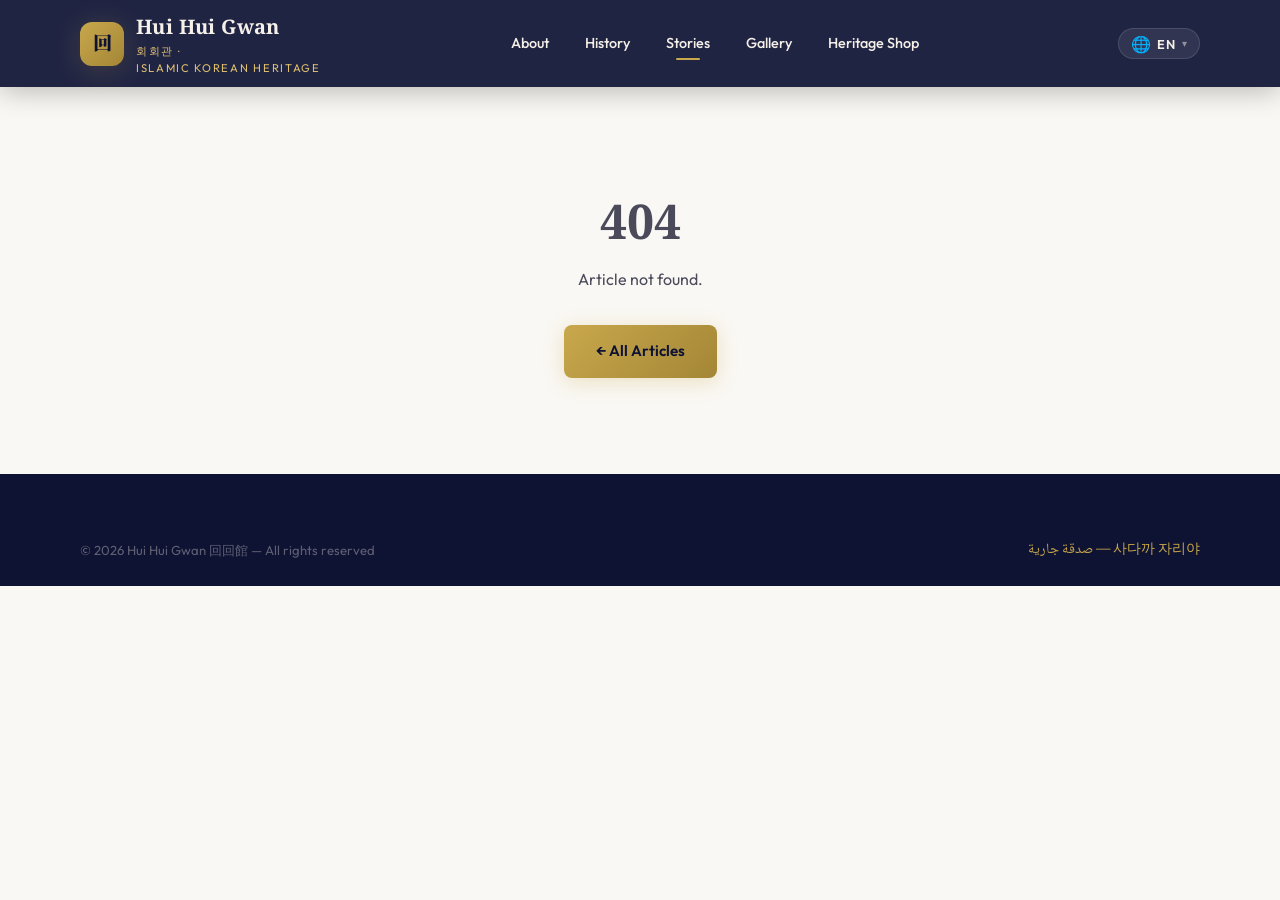
<file: article.html>
<!DOCTYPE html>
<html lang="en">
<head>
  <meta charset="UTF-8">
  <meta name="viewport" content="width=device-width, initial-scale=1.0">
  <title>Article — Hui Hui Gwan 回回館</title>
  <meta name="description" content="Read full stories about the shared heritage of Islam and Korea — Hui Hui Gwan 回回館">
  <link rel="stylesheet" href="styles.css">
  <link rel="stylesheet" href="article-styles.css">
  <link rel="icon" href="data:image/svg+xml,<svg xmlns='http://www.w3.org/2000/svg' viewBox='0 0 100 100'><text y='80' font-size='80'>🏛️</text></svg>">
</head>
<body>

  <!-- Navigation (simplified) -->
  <nav class="navbar scrolled" id="navbar">
    <div class="container">
      <a href="index.html" class="nav-logo" id="nav-logo">
        <div class="nav-logo-icon">回</div>
        <div class="nav-logo-text">
          Hui Hui Gwan
          <span>회회관 · <span data-i18n="nav.subtitle">Islamic Korean Heritage</span></span>
        </div>
      </a>

      <div class="nav-links" id="navLinks">
        <a href="index.html#about" data-i18n="nav.about">About</a>
        <a href="index.html#history" data-i18n="nav.history">History</a>
        <a href="articles.html" data-i18n="nav.stories" class="active">Stories</a>
        <a href="index.html#gallery" data-i18n="nav.gallery">Gallery</a>
        <a href="index.html#products" data-i18n="nav.shop">Heritage Shop</a>
      </div>

      <!-- Language Switcher -->
      <div class="lang-switcher" id="langSwitcher">
        <button class="lang-switcher-btn" id="langBtn" aria-label="Change language">
          <span class="lang-globe">🌐</span>
          <span class="lang-current" id="langCurrent">EN</span>
          <span class="lang-arrow">▾</span>
        </button>
        <div class="lang-dropdown" id="langDropdown">
          <button class="lang-option active" data-lang="en">
            <span class="lang-flag">🇬🇧</span><span>English</span>
          </button>
          <button class="lang-option" data-lang="tr">
            <span class="lang-flag">🇹🇷</span><span>Türkçe</span>
          </button>
          <button class="lang-option" data-lang="ko">
            <span class="lang-flag">🇰🇷</span><span>한국어</span>
          </button>
        </div>
      </div>

      <button class="nav-toggle" id="navToggle" aria-label="Toggle navigation menu">
        <span></span><span></span><span></span>
      </button>
    </div>
  </nav>

  <!-- Article Content (populated by JS) -->
  <main class="article-page" id="articlePage">
    <!-- Hero image -->
    <div class="article-hero" id="articleHero">
      <img src="" alt="" id="articleHeroImg">
      <div class="article-hero-gradient"></div>
    </div>

    <article class="article-container">
      <div class="article-meta-top">
        <a href="articles.html" class="article-back" id="articleBack">← <span data-i18n-static="back">All Stories</span></a>
        <span class="article-category" id="articleCategory"></span>
      </div>

      <h1 class="article-title" id="articleTitle"></h1>

      <div class="article-meta">
        <div class="article-meta-item">
          <span>📅</span>
          <span id="articleDate"></span>
        </div>
        <div class="article-meta-item">
          <span>⏱️</span>
          <span id="articleReadTime"></span>
        </div>
      </div>

      <div class="article-body" id="articleBody">
        <!-- Article content injected here -->
      </div>

      <!-- Related articles -->
      <div class="article-related" id="articleRelated">
        <h3 id="relatedTitle">Continue Reading</h3>
        <div class="article-related-grid" id="relatedGrid">
          <!-- Related article cards injected here -->
        </div>
      </div>
    </article>
  </main>

  <!-- Footer (simplified) -->
  <footer class="footer">
    <div class="container">
      <div class="footer-bottom" style="border-top: none; padding-top: 0;">
        <p data-i18n="footer.copyright">© 2026 Hui Hui Gwan 回回館 — All rights reserved</p>
        <p class="sadaqa">صدقة جارية — 사다까 자리야</p>
      </div>
    </div>
  </footer>

  <button class="back-to-top" id="backToTop" aria-label="Back to top">↑</button>

  <script src="translations.js"></script>
  <script src="article-1-goryeo-merchants.js"></script>
  <script src="article-2-soju-arabic-roots.js"></script>
  <script src="article-3-jang-sun-ryong.js"></script>
  <script src="article-4-ssanghwajeom.js"></script>
  <script src="article-5-muslim-scholars.js"></script>
  <script src="article-6-quiet-disappearance.js"></script>
  <script src="articles-data.js"></script>
  <script>
    document.addEventListener('DOMContentLoaded', () => {
      // ─── i18n ─────────────────────────────────────────────────
      const LANG_LABELS = { en: 'EN', tr: 'TR', ko: '한' };
      const langSwitcher = document.getElementById('langSwitcher');
      const langBtn = document.getElementById('langBtn');
      const langCurrent = document.getElementById('langCurrent');
      const langOptions = document.querySelectorAll('.lang-option');
      let currentLang = localStorage.getItem('hhg-lang') || 'en';

      langBtn.addEventListener('click', (e) => { e.stopPropagation(); langSwitcher.classList.toggle('open'); });
      document.addEventListener('click', (e) => { if (!langSwitcher.contains(e.target)) langSwitcher.classList.remove('open'); });
      document.addEventListener('keydown', (e) => { if (e.key === 'Escape') langSwitcher.classList.remove('open'); });

      langOptions.forEach(opt => {
        opt.addEventListener('click', () => {
          const lang = opt.dataset.lang;
          if (lang !== currentLang) setLanguage(lang, true);
          langSwitcher.classList.remove('open');
        });
      });

      function setLanguage(lang, animate) {
        currentLang = lang;
        localStorage.setItem('hhg-lang', lang);
        document.documentElement.lang = lang;
        langCurrent.textContent = LANG_LABELS[lang];
        langOptions.forEach(o => o.classList.toggle('active', o.dataset.lang === lang));

        // Translate nav elements
        document.querySelectorAll('[data-i18n]').forEach(el => {
          const key = el.getAttribute('data-i18n');
          if (TRANSLATIONS[key]) {
            el.textContent = TRANSLATIONS[key][lang] || TRANSLATIONS[key]['en'];
          }
        });

        renderArticle(animate);
      }

      // ─── Get article from URL ────────────────────────────────
      const params = new URLSearchParams(window.location.search);
      const articleId = params.get('id');

      function renderArticle(animate) {
        const article = ARTICLES.find(a => a.id === articleId);
        if (!article) {
          document.getElementById('articlePage').innerHTML = `
            <div style="text-align:center;padding:12rem 2rem 6rem;color:var(--text-secondary);">
              <h1 style="font-size:3rem;margin-bottom:1rem;">404</h1>
              <p>Article not found.</p>
              <a href="articles.html" class="btn btn-primary" style="margin-top:2rem;">← All Articles</a>
            </div>`;
          return;
        }

        const lang = currentLang;

        document.title = article.title[lang] + ' — Hui Hui Gwan 回回館';
        document.getElementById('articleHeroImg').src = article.image;
        document.getElementById('articleHeroImg').alt = article.title[lang];
        document.getElementById('articleCategory').textContent = article.category[lang];
        document.getElementById('articleTitle').textContent = article.title[lang];
        document.getElementById('articleDate').textContent = new Date(article.date).toLocaleDateString(
          lang === 'ko' ? 'ko-KR' : lang === 'tr' ? 'tr-TR' : 'en-US',
          { year: 'numeric', month: 'long', day: 'numeric' }
        );
        document.getElementById('articleReadTime').textContent = article.readTime[lang];

        const body = document.getElementById('articleBody');
        if (animate) {
          body.style.opacity = '0';
          setTimeout(() => {
            body.innerHTML = article.body[lang];
            body.style.opacity = '1';
          }, 200);
        } else {
          body.innerHTML = article.body[lang];
        }

        // Related articles
        const related = ARTICLES.filter(a => a.id !== articleId).slice(0, 2);
        const relatedLabels = { en: 'Continue Reading', tr: 'Okumaya Devam Et', ko: '계속 읽기' };
        const readMoreLabels = { en: 'Read →', tr: 'Oku →', ko: '읽기 →' };
        document.getElementById('relatedTitle').textContent = relatedLabels[lang];

        document.getElementById('relatedGrid').innerHTML = related.map(r => `
          <a href="article.html?id=${r.id}" class="related-card">
            <div class="related-card-img">
              <img src="${r.image}" alt="${r.title[lang]}">
            </div>
            <div class="related-card-body">
              <span class="related-card-category">${r.category[lang]}</span>
              <h4>${r.title[lang]}</h4>
              <span class="related-card-link">${readMoreLabels[lang]}</span>
            </div>
          </a>
        `).join('');

        // Back link
        const backLabels = { en: '← All Stories', tr: '← Tüm Yazılar', ko: '← 모든 이야기' };
        document.getElementById('articleBack').innerHTML = backLabels[lang];
      }

      setLanguage(currentLang, false);

      // ─── Mobile nav ──────────────────────────────────────────
      const navToggle = document.getElementById('navToggle');
      const navLinks = document.getElementById('navLinks');
      navToggle.addEventListener('click', () => {
        navLinks.classList.toggle('open');
        const spans = navToggle.querySelectorAll('span');
        if (navLinks.classList.contains('open')) {
          spans[0].style.transform = 'translateY(7px) rotate(45deg)';
          spans[1].style.opacity = '0';
          spans[2].style.transform = 'translateY(-7px) rotate(-45deg)';
        } else {
          spans[0].style.transform = 'none';
          spans[1].style.opacity = '1';
          spans[2].style.transform = 'none';
        }
      });

      // ─── Back to top ─────────────────────────────────────────
      const backToTop = document.getElementById('backToTop');
      window.addEventListener('scroll', () => {
        backToTop.classList.toggle('visible', window.scrollY > 400);
      }, { passive: true });
      backToTop.addEventListener('click', () => window.scrollTo({ top: 0, behavior: 'smooth' }));
    });
  </script>
</body>
</html>
</file>
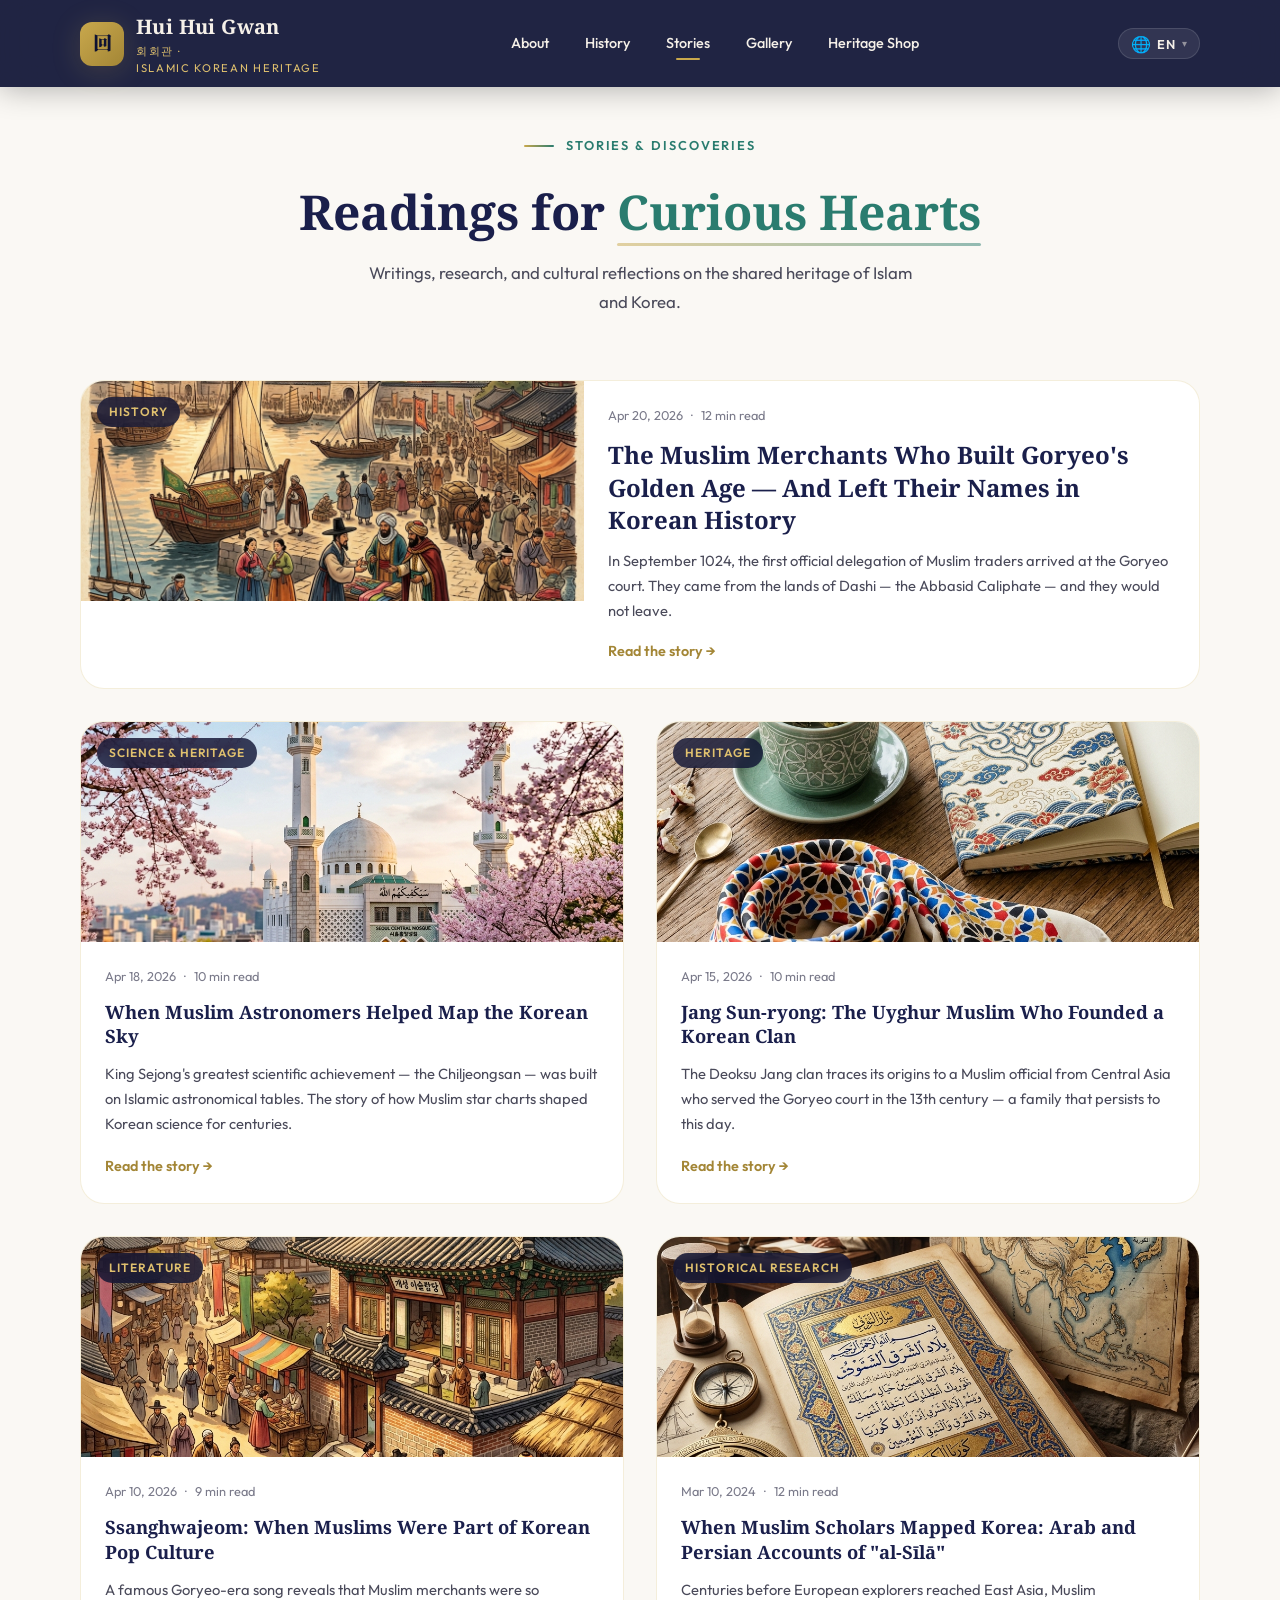
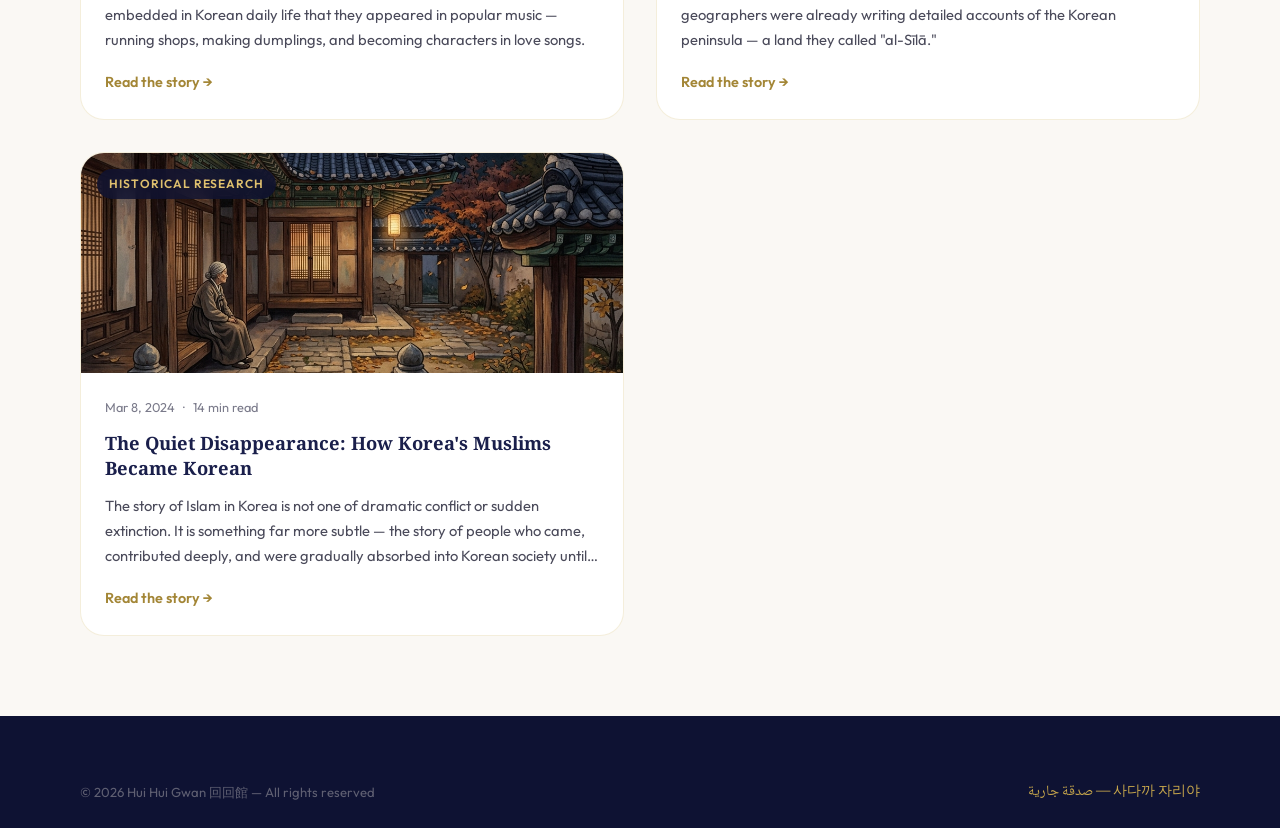
<file: articles.html>
<!DOCTYPE html>
<html lang="en">
<head>
  <meta charset="UTF-8">
  <meta name="viewport" content="width=device-width, initial-scale=1.0">
  <title>Stories & Discoveries — Hui Hui Gwan 回回館</title>
  <meta name="description" content="Explore stories, articles, and discoveries about the shared heritage of Islam and Korea.">
  <link rel="stylesheet" href="styles.css">
  <link rel="stylesheet" href="article-styles.css">
  <link rel="icon" href="data:image/svg+xml,<svg xmlns='http://www.w3.org/2000/svg' viewBox='0 0 100 100'><text y='80' font-size='80'>🏛️</text></svg>">
</head>
<body>

  <!-- Navigation -->
  <nav class="navbar scrolled" id="navbar">
    <div class="container">
      <a href="index.html" class="nav-logo" id="nav-logo">
        <div class="nav-logo-icon">回</div>
        <div class="nav-logo-text">
          Hui Hui Gwan
          <span>회회관 · <span data-i18n="nav.subtitle">Islamic Korean Heritage</span></span>
        </div>
      </a>

      <div class="nav-links" id="navLinks">
        <a href="index.html#about" data-i18n="nav.about">About</a>
        <a href="index.html#history" data-i18n="nav.history">History</a>
        <a href="articles.html" data-i18n="nav.stories" class="active">Stories</a>
        <a href="index.html#gallery" data-i18n="nav.gallery">Gallery</a>
        <a href="index.html#products" data-i18n="nav.shop">Heritage Shop</a>
      </div>

      <div class="lang-switcher" id="langSwitcher">
        <button class="lang-switcher-btn" id="langBtn" aria-label="Change language">
          <span class="lang-globe">🌐</span>
          <span class="lang-current" id="langCurrent">EN</span>
          <span class="lang-arrow">▾</span>
        </button>
        <div class="lang-dropdown" id="langDropdown">
          <button class="lang-option active" data-lang="en">
            <span class="lang-flag">🇬🇧</span><span>English</span>
          </button>
          <button class="lang-option" data-lang="tr">
            <span class="lang-flag">🇹🇷</span><span>Türkçe</span>
          </button>
          <button class="lang-option" data-lang="ko">
            <span class="lang-flag">🇰🇷</span><span>한국어</span>
          </button>
        </div>
      </div>

      <button class="nav-toggle" id="navToggle" aria-label="Toggle navigation menu">
        <span></span><span></span><span></span>
      </button>
    </div>
  </nav>

  <!-- Page Header -->
  <header class="articles-page-header">
    <div class="container">
      <div class="section-label" style="justify-content:center;" data-i18n="articles.label">Stories & Discoveries</div>
      <h1 class="section-title" style="text-align:center;">
        <span id="pageTitle1">Readings for</span> <span class="highlight" id="pageTitle2">Curious Hearts</span>
      </h1>
      <p class="articles-page-subtitle" id="pageSubtitle">
        Writings, research, and cultural reflections on the shared heritage of Islam and Korea.
      </p>
    </div>
  </header>

  <!-- Articles Grid -->
  <main class="articles-page-main">
    <div class="container">
      <div class="articles-page-grid" id="articlesGrid">
        <!-- Populated by JS -->
      </div>
    </div>
  </main>

  <!-- Footer -->
  <footer class="footer">
    <div class="container">
      <div class="footer-bottom" style="border-top:none;padding-top:0;">
        <p data-i18n="footer.copyright">© 2026 Hui Hui Gwan 回回館 — All rights reserved</p>
        <p class="sadaqa">صدقة جارية — 사다까 자리야</p>
      </div>
    </div>
  </footer>

  <button class="back-to-top" id="backToTop" aria-label="Back to top">↑</button>

  <script src="translations.js"></script>
  <script src="article-1-goryeo-merchants.js"></script>
  <script src="article-2-soju-arabic-roots.js"></script>
  <script src="article-3-jang-sun-ryong.js"></script>
  <script src="article-4-ssanghwajeom.js"></script>
  <script src="article-5-muslim-scholars.js"></script>
  <script src="article-6-quiet-disappearance.js"></script>
  <script src="articles-data.js"></script>
  <script>
    document.addEventListener('DOMContentLoaded', () => {
      const LANG_LABELS = { en: 'EN', tr: 'TR', ko: '한' };
      const langSwitcher = document.getElementById('langSwitcher');
      const langBtn = document.getElementById('langBtn');
      const langCurrent = document.getElementById('langCurrent');
      const langOptions = document.querySelectorAll('.lang-option');
      let currentLang = localStorage.getItem('hhg-lang') || 'en';

      langBtn.addEventListener('click', (e) => { e.stopPropagation(); langSwitcher.classList.toggle('open'); });
      document.addEventListener('click', (e) => { if (!langSwitcher.contains(e.target)) langSwitcher.classList.remove('open'); });
      document.addEventListener('keydown', (e) => { if (e.key === 'Escape') langSwitcher.classList.remove('open'); });

      langOptions.forEach(opt => {
        opt.addEventListener('click', () => {
          const lang = opt.dataset.lang;
          if (lang !== currentLang) setLanguage(lang);
          langSwitcher.classList.remove('open');
        });
      });

      function setLanguage(lang) {
        currentLang = lang;
        localStorage.setItem('hhg-lang', lang);
        document.documentElement.lang = lang;
        langCurrent.textContent = LANG_LABELS[lang];
        langOptions.forEach(o => o.classList.toggle('active', o.dataset.lang === lang));

        document.querySelectorAll('[data-i18n]').forEach(el => {
          const key = el.getAttribute('data-i18n');
          if (TRANSLATIONS[key]) el.textContent = TRANSLATIONS[key][lang] || TRANSLATIONS[key]['en'];
        });

        renderArticles(lang);
      }

      function renderArticles(lang) {
        const titles = {
          en: ['Readings for', 'Curious Hearts'],
          tr: ['Meraklı Kalpler İçin', 'Okumalar'],
          ko: ['호기심 가득한 마음을 위한', '읽을거리']
        };
        const subtitles = {
          en: 'Writings, research, and cultural reflections on the shared heritage of Islam and Korea.',
          tr: 'İslam ve Kore\'nin ortak mirasına dair yazılar, araştırmalar ve kültürel yansımalar.',
          ko: '이슬람과 한국의 공유된 유산에 대한 글, 연구, 문화적 성찰.'
        };
        const readLabels = { en: 'Read the story →', tr: 'Hikâyeyi oku →', ko: '이야기 읽기 →' };

        document.getElementById('pageTitle1').textContent = titles[lang][0];
        document.getElementById('pageTitle2').textContent = titles[lang][1];
        document.getElementById('pageSubtitle').textContent = subtitles[lang];

        const grid = document.getElementById('articlesGrid');
        grid.innerHTML = ARTICLES.map((article, i) => `
          <a href="article.html?id=${article.id}" class="ap-card ${article.featured ? 'ap-card-featured' : ''}" style="animation-delay: ${i * 0.1}s">
            <div class="ap-card-image">
              <img src="${article.image}" alt="${article.title[lang]}">
              <div class="ap-card-category">${article.category[lang]}</div>
            </div>
            <div class="ap-card-body">
              <div class="ap-card-meta">
                <span>${new Date(article.date).toLocaleDateString(
                  lang === 'ko' ? 'ko-KR' : lang === 'tr' ? 'tr-TR' : 'en-US',
                  { year: 'numeric', month: 'short', day: 'numeric' }
                )}</span>
                <span>·</span>
                <span>${article.readTime[lang]}</span>
              </div>
              <h2 class="ap-card-title">${article.title[lang]}</h2>
              <p class="ap-card-excerpt">${article.excerpt[lang]}</p>
              <span class="ap-card-link">${readLabels[lang]}</span>
            </div>
          </a>
        `).join('');
      }

      setLanguage(currentLang);

      // Mobile nav
      const navToggle = document.getElementById('navToggle');
      const navLinks = document.getElementById('navLinks');
      navToggle.addEventListener('click', () => {
        navLinks.classList.toggle('open');
        const spans = navToggle.querySelectorAll('span');
        if (navLinks.classList.contains('open')) {
          spans[0].style.transform = 'translateY(7px) rotate(45deg)';
          spans[1].style.opacity = '0';
          spans[2].style.transform = 'translateY(-7px) rotate(-45deg)';
        } else {
          spans.forEach(s => { s.style.transform = 'none'; s.style.opacity = '1'; });
        }
      });

      // Back to top
      const backToTop = document.getElementById('backToTop');
      window.addEventListener('scroll', () => backToTop.classList.toggle('visible', window.scrollY > 400), { passive: true });
      backToTop.addEventListener('click', () => window.scrollTo({ top: 0, behavior: 'smooth' }));
    });
  </script>
</body>
</html>
</file>
<file: styles.css>
/* ===================================================================
   HUI HUI GWAN — 回回館
   Islamic & Korean Heritage Platform
   Design System & Styles
   =================================================================== */

/* --- Google Fonts --- */
@import url('https://fonts.googleapis.com/css2?family=Noto+Serif:ital,wght@0,400;0,600;0,700;0,900;1,400;1,700&family=Noto+Serif+KR:wght@400;600;700;900&family=Outfit:wght@300;400;500;600;700&family=Noto+Naskh+Arabic:wght@400;600;700&subset=latin,latin-ext&display=swap');

/* --- CSS Custom Properties --- */
:root {
  /* Primary Palette — inspired by Korean dancheong & Islamic geometry */
  --indigo: #1a1f4b;
  --indigo-light: #2d3470;
  --indigo-dark: #0e1233;
  --jade: #2a7c6f;
  --jade-light: #3a9e8e;
  --jade-dark: #1d5a50;
  --gold: #c9a84c;
  --gold-light: #dfc06e;
  --gold-dark: #a38636;
  --coral: #c75b3f;
  --coral-light: #e07a5f;
  --cream: #f5f0e8;
  --cream-dark: #e8dfd2;

  /* Neutrals */
  --text-primary: #1a1a2e;
  --text-secondary: #4a4a5a;
  --text-muted: #7a7a8a;
  --text-light: #f5f0e8;
  --bg-primary: #faf8f4;
  --bg-dark: #0e1233;
  --bg-card: #ffffff;
  --border-light: rgba(201, 168, 76, 0.2);
  --border-gold: rgba(201, 168, 76, 0.4);

  /* Glass */
  --glass-bg: rgba(255, 255, 255, 0.08);
  --glass-border: rgba(255, 255, 255, 0.12);
  --glass-bg-light: rgba(255, 255, 255, 0.85);

  /* Shadows */
  --shadow-sm: 0 2px 8px rgba(14, 18, 51, 0.06);
  --shadow-md: 0 4px 20px rgba(14, 18, 51, 0.1);
  --shadow-lg: 0 8px 40px rgba(14, 18, 51, 0.15);
  --shadow-gold: 0 4px 30px rgba(201, 168, 76, 0.2);

  /* Typography */
  --font-heading: 'Noto Serif', 'Noto Serif KR', Georgia, serif;
  --font-body: 'Outfit', -apple-system, sans-serif;
  --font-arabic: 'Noto Naskh Arabic', serif;

  /* Spacing */
  --section-padding: clamp(4rem, 8vw, 8rem);
  --container-width: 1200px;
  --container-narrow: 800px;

  /* Borders */
  --radius-sm: 8px;
  --radius-md: 16px;
  --radius-lg: 24px;
  --radius-xl: 32px;

  /* Transitions */
  --ease-out: cubic-bezier(0.16, 1, 0.3, 1);
  --ease-spring: cubic-bezier(0.34, 1.56, 0.64, 1);
  --transition-fast: 0.2s var(--ease-out);
  --transition-med: 0.4s var(--ease-out);
  --transition-slow: 0.6s var(--ease-out);
}

/* --- Reset & Base --- */
*, *::before, *::after {
  margin: 0;
  padding: 0;
  box-sizing: border-box;
}

html {
  scroll-behavior: smooth;
  font-size: 16px;
  -webkit-font-smoothing: antialiased;
  -moz-osx-font-smoothing: grayscale;
}

body {
  font-family: var(--font-body);
  color: var(--text-primary);
  background: var(--bg-primary);
  line-height: 1.7;
  overflow-x: hidden;
}

img {
  max-width: 100%;
  height: auto;
  display: block;
}

a {
  text-decoration: none;
  color: inherit;
  transition: color var(--transition-fast);
}

ul, ol {
  list-style: none;
}

h1, h2, h3, h4, h5, h6 {
  font-family: var(--font-heading);
  line-height: 1.2;
  font-weight: 700;
}

.container {
  max-width: var(--container-width);
  margin: 0 auto;
  padding: 0 clamp(1.25rem, 4vw, 2.5rem);
}

.container--narrow {
  max-width: var(--container-narrow);
}

/* --- Utility Classes --- */
.text-gold { color: var(--gold); }
.text-jade { color: var(--jade); }
.text-coral { color: var(--coral); }
.font-arabic { font-family: var(--font-arabic); }

.sr-only {
  position: absolute; width: 1px; height: 1px;
  padding: 0; margin: -1px; overflow: hidden;
  clip: rect(0,0,0,0); border: 0;
}

/* --- Scroll Animations --- */
.reveal {
  opacity: 0;
  transform: translateY(40px);
  transition: opacity 0.8s var(--ease-out), transform 0.8s var(--ease-out);
}
.reveal.visible {
  opacity: 1;
  transform: translateY(0);
}
.reveal-left {
  opacity: 0;
  transform: translateX(-60px);
  transition: opacity 0.8s var(--ease-out), transform 0.8s var(--ease-out);
}
.reveal-left.visible {
  opacity: 1;
  transform: translateX(0);
}
.reveal-right {
  opacity: 0;
  transform: translateX(60px);
  transition: opacity 0.8s var(--ease-out), transform 0.8s var(--ease-out);
}
.reveal-right.visible {
  opacity: 1;
  transform: translateX(0);
}
.reveal-scale {
  opacity: 0;
  transform: scale(0.9);
  transition: opacity 0.8s var(--ease-out), transform 0.8s var(--ease-out);
}
.reveal-scale.visible {
  opacity: 1;
  transform: scale(1);
}

/* ===================================================================
   NAVIGATION
   =================================================================== */
.navbar {
  position: fixed;
  top: 0; left: 0; right: 0;
  z-index: 1000;
  padding: 1rem 0;
  transition: all var(--transition-med);
}

.navbar.scrolled {
  background: rgba(14, 18, 51, 0.92);
  backdrop-filter: blur(20px);
  -webkit-backdrop-filter: blur(20px);
  padding: 0.6rem 0;
  box-shadow: 0 2px 30px rgba(0,0,0,0.3);
}

.navbar .container {
  display: flex;
  align-items: center;
  justify-content: space-between;
}

.nav-logo {
  display: flex;
  align-items: center;
  gap: 0.75rem;
}

.nav-logo-icon {
  width: 44px;
  height: 44px;
  background: linear-gradient(135deg, var(--gold), var(--gold-dark));
  border-radius: 12px;
  display: flex;
  align-items: center;
  justify-content: center;
  font-size: 1.2rem;
  color: var(--indigo-dark);
  font-weight: 900;
  font-family: var(--font-heading);
  box-shadow: var(--shadow-gold);
  transition: transform var(--transition-fast);
}

.nav-logo:hover .nav-logo-icon {
  transform: rotate(-5deg) scale(1.05);
}

.nav-logo-text {
  color: var(--cream);
  font-family: var(--font-heading);
  font-size: 1.25rem;
  font-weight: 700;
  letter-spacing: 0.02em;
}

.nav-logo-text span {
  display: block;
  font-size: 0.7rem;
  font-family: var(--font-body);
  font-weight: 400;
  color: var(--gold-light);
  letter-spacing: 0.15em;
  text-transform: uppercase;
  margin-top: -2px;
}

.nav-links {
  display: flex;
  align-items: center;
  gap: 0.25rem;
}

.nav-links a {
  color: var(--cream);
  font-size: 0.9rem;
  font-weight: 500;
  padding: 0.5rem 1rem;
  border-radius: var(--radius-sm);
  transition: all var(--transition-fast);
  position: relative;
}

.nav-links a::after {
  content: '';
  position: absolute;
  bottom: 4px;
  left: 50%;
  transform: translateX(-50%) scaleX(0);
  width: 24px;
  height: 2px;
  background: var(--gold);
  border-radius: 2px;
  transition: transform var(--transition-fast);
}

.nav-links a:hover::after,
.nav-links a.active::after {
  transform: translateX(-50%) scaleX(1);
}

.nav-links a:hover {
  color: var(--gold-light);
}

.nav-cta {
  background: linear-gradient(135deg, var(--gold), var(--gold-dark)) !important;
  color: var(--indigo-dark) !important;
  font-weight: 600 !important;
  padding: 0.5rem 1.25rem !important;
  border-radius: var(--radius-sm) !important;
}

.nav-cta:hover {
  transform: translateY(-2px);
  box-shadow: var(--shadow-gold);
}

.nav-cta::after {
  display: none !important;
}

/* Mobile menu toggle */
.nav-toggle {
  display: none;
  flex-direction: column;
  gap: 5px;
  background: none;
  border: none;
  cursor: pointer;
  padding: 4px;
}

.nav-toggle span {
  width: 26px;
  height: 2px;
  background: var(--cream);
  border-radius: 2px;
  transition: all var(--transition-fast);
}

/* ===================================================================
   LANGUAGE SWITCHER
   =================================================================== */
.lang-switcher {
  position: relative;
  z-index: 1002;
  margin-left: 0.5rem;
}

.lang-switcher-btn {
  display: flex;
  align-items: center;
  gap: 0.4rem;
  padding: 0.4rem 0.75rem;
  background: rgba(255, 255, 255, 0.08);
  border: 1px solid rgba(255, 255, 255, 0.12);
  border-radius: 100px;
  cursor: pointer;
  transition: all var(--transition-fast);
  font-family: var(--font-body);
}

.lang-switcher-btn:hover {
  background: rgba(255, 255, 255, 0.15);
  border-color: var(--gold);
}

.lang-globe {
  font-size: 1rem;
  line-height: 1;
}

.lang-current {
  font-size: 0.8rem;
  font-weight: 600;
  color: var(--cream);
  letter-spacing: 0.05em;
}

.lang-arrow {
  font-size: 0.65rem;
  color: rgba(245, 240, 232, 0.5);
  transition: transform var(--transition-fast);
}

.lang-switcher.open .lang-arrow {
  transform: rotate(180deg);
}

.lang-dropdown {
  position: absolute;
  top: calc(100% + 8px);
  right: 0;
  min-width: 160px;
  background: rgba(14, 18, 51, 0.95);
  backdrop-filter: blur(20px);
  -webkit-backdrop-filter: blur(20px);
  border: 1px solid rgba(255, 255, 255, 0.1);
  border-radius: var(--radius-md);
  padding: 0.5rem;
  box-shadow: 0 12px 40px rgba(0, 0, 0, 0.4);
  
  opacity: 0;
  transform: translateY(-8px) scale(0.96);
  pointer-events: none;
  transition: all 0.25s var(--ease-out);
}

.lang-switcher.open .lang-dropdown {
  opacity: 1;
  transform: translateY(0) scale(1);
  pointer-events: auto;
}

.lang-option {
  display: flex;
  align-items: center;
  gap: 0.75rem;
  width: 100%;
  padding: 0.6rem 0.85rem;
  background: none;
  border: none;
  border-radius: var(--radius-sm);
  cursor: pointer;
  font-family: var(--font-body);
  font-size: 0.9rem;
  color: rgba(245, 240, 232, 0.7);
  transition: all var(--transition-fast);
  text-align: left;
}

.lang-option:hover {
  background: rgba(255, 255, 255, 0.08);
  color: var(--cream);
}

.lang-option.active {
  background: rgba(201, 168, 76, 0.15);
  color: var(--gold-light);
}

.lang-option.active::after {
  content: '✓';
  margin-left: auto;
  font-size: 0.75rem;
  color: var(--gold);
}

.lang-flag {
  font-size: 1.15rem;
  line-height: 1;
}

/* Language transition animation for text swaps */
[data-i18n] {
  transition: opacity 0.2s ease;
}

.i18n-fading {
  opacity: 0 !important;
}

/* ===================================================================
   HERO SECTION
   =================================================================== */
.hero {
  position: relative;
  min-height: 100vh;
  display: flex;
  align-items: center;
  justify-content: center;
  background: var(--indigo-dark);
  overflow: hidden;
}

.hero-bg {
  position: absolute;
  inset: 0;
  z-index: 1;
}

.hero-bg img {
  width: 100%;
  height: 100%;
  object-fit: cover;
  opacity: 0.15;
}

.hero-gradient {
  position: absolute;
  inset: 0;
  z-index: 2;
  background: 
    radial-gradient(ellipse at 30% 50%, rgba(42, 124, 111, 0.2) 0%, transparent 60%),
    radial-gradient(ellipse at 70% 30%, rgba(201, 168, 76, 0.15) 0%, transparent 50%),
    linear-gradient(180deg, rgba(14, 18, 51, 0.3) 0%, rgba(14, 18, 51, 0.8) 100%);
}

/* Floating geometric elements */
.hero-geo {
  position: absolute;
  z-index: 3;
  opacity: 0.08;
  pointer-events: none;
}

.hero-geo-1 {
  top: 15%;
  left: 8%;
  width: 200px;
  height: 200px;
  border: 2px solid var(--gold);
  border-radius: 50%;
  animation: float-slow 8s ease-in-out infinite;
}

.hero-geo-2 {
  top: 60%;
  right: 10%;
  width: 150px;
  height: 150px;
  border: 2px solid var(--jade-light);
  transform: rotate(45deg);
  animation: float-slow 10s ease-in-out infinite reverse;
}

.hero-geo-3 {
  bottom: 20%;
  left: 15%;
  width: 100px;
  height: 100px;
  background: linear-gradient(135deg, var(--gold), transparent);
  clip-path: polygon(50% 0%, 100% 38%, 82% 100%, 18% 100%, 0% 38%);
  animation: spin-slow 20s linear infinite;
}

@keyframes float-slow {
  0%, 100% { transform: translateY(0) rotate(0deg); }
  50% { transform: translateY(-20px) rotate(5deg); }
}

@keyframes spin-slow {
  from { transform: rotate(0deg); }
  to { transform: rotate(360deg); }
}

.hero-content {
  position: relative;
  z-index: 10;
  text-align: center;
  padding: 2rem 1.5rem;
  max-width: 900px;
}

.hero-badge {
  display: inline-flex;
  align-items: center;
  gap: 0.5rem;
  background: var(--glass-bg);
  border: 1px solid var(--glass-border);
  backdrop-filter: blur(10px);
  -webkit-backdrop-filter: blur(10px);
  padding: 0.5rem 1.25rem;
  border-radius: 100px;
  font-size: 0.85rem;
  color: var(--gold-light);
  font-weight: 500;
  letter-spacing: 0.1em;
  text-transform: uppercase;
  margin-bottom: 2rem;
  animation: fadeInDown 1s var(--ease-out) both;
}

.hero-badge-dot {
  width: 8px;
  height: 8px;
  border-radius: 50%;
  background: var(--jade-light);
  animation: pulse 2s ease-in-out infinite;
}

@keyframes pulse {
  0%, 100% { opacity: 1; transform: scale(1); }
  50% { opacity: 0.5; transform: scale(0.8); }
}

@keyframes fadeInDown {
  from { opacity: 0; transform: translateY(-20px); }
  to { opacity: 1; transform: translateY(0); }
}

.hero-title-hanja {
  font-family: var(--font-heading);
  font-size: clamp(3rem, 8vw, 5.5rem);
  color: var(--cream);
  font-weight: 900;
  letter-spacing: 0.15em;
  margin-bottom: 0.25rem;
  animation: fadeInUp 1s 0.2s var(--ease-out) both;
  text-shadow: 0 4px 30px rgba(201, 168, 76, 0.3);
}

.hero-title-romanized {
  font-family: var(--font-body);
  font-size: clamp(1rem, 2.5vw, 1.5rem);
  color: var(--gold-light);
  font-weight: 300;
  letter-spacing: 0.3em;
  text-transform: uppercase;
  margin-bottom: 2rem;
  animation: fadeInUp 1s 0.4s var(--ease-out) both;
}

.hero-subtitle {
  font-size: clamp(1rem, 2vw, 1.25rem);
  color: rgba(245, 240, 232, 0.8);
  max-width: 600px;
  margin: 0 auto 2.5rem;
  line-height: 1.8;
  font-weight: 300;
  animation: fadeInUp 1s 0.6s var(--ease-out) both;
}

@keyframes fadeInUp {
  from { opacity: 0; transform: translateY(30px); }
  to { opacity: 1; transform: translateY(0); }
}

.hero-actions {
  display: flex;
  align-items: center;
  justify-content: center;
  gap: 1rem;
  flex-wrap: wrap;
  animation: fadeInUp 1s 0.8s var(--ease-out) both;
}

/* Buttons */
.btn {
  display: inline-flex;
  align-items: center;
  gap: 0.5rem;
  padding: 0.85rem 2rem;
  border-radius: var(--radius-sm);
  font-family: var(--font-body);
  font-size: 0.95rem;
  font-weight: 600;
  cursor: pointer;
  border: none;
  transition: all var(--transition-fast);
  position: relative;
  overflow: hidden;
}

.btn-primary {
  background: linear-gradient(135deg, var(--gold), var(--gold-dark));
  color: var(--indigo-dark);
  box-shadow: 0 4px 20px rgba(201, 168, 76, 0.3);
}

.btn-primary:hover {
  transform: translateY(-3px);
  box-shadow: 0 8px 30px rgba(201, 168, 76, 0.4);
}

.btn-secondary {
  background: var(--glass-bg);
  color: var(--cream);
  border: 1px solid var(--glass-border);
  backdrop-filter: blur(10px);
}

.btn-secondary:hover {
  background: rgba(255,255,255,0.15);
  transform: translateY(-3px);
  border-color: var(--gold);
}

.btn-outline {
  background: transparent;
  color: var(--jade);
  border: 2px solid var(--jade);
}

.btn-outline:hover {
  background: var(--jade);
  color: white;
  transform: translateY(-3px);
}

.hero-scroll-indicator {
  position: absolute;
  bottom: 2rem;
  left: 50%;
  transform: translateX(-50%);
  z-index: 10;
  display: flex;
  flex-direction: column;
  align-items: center;
  gap: 0.5rem;
  animation: fadeInUp 1s 1.2s var(--ease-out) both;
}

.hero-scroll-indicator span {
  font-size: 0.75rem;
  color: var(--gold-light);
  letter-spacing: 0.15em;
  text-transform: uppercase;
}

.scroll-line {
  width: 1px;
  height: 40px;
  background: linear-gradient(180deg, var(--gold), transparent);
  animation: scroll-line-anim 2s ease-in-out infinite;
}

@keyframes scroll-line-anim {
  0%, 100% { opacity: 0.3; transform: scaleY(0.5); }
  50% { opacity: 1; transform: scaleY(1); }
}

/* ===================================================================
   ABOUT / MISSION SECTION
   =================================================================== */
.section-about {
  padding: var(--section-padding) 0;
  background: var(--bg-primary);
  position: relative;
}

.section-label {
  display: inline-flex;
  align-items: center;
  gap: 0.75rem;
  font-size: 0.8rem;
  font-weight: 600;
  color: var(--jade);
  letter-spacing: 0.15em;
  text-transform: uppercase;
  margin-bottom: 1.5rem;
}

.section-label::before {
  content: '';
  width: 30px;
  height: 2px;
  background: linear-gradient(90deg, var(--gold), var(--jade));
  border-radius: 2px;
}

.section-title {
  font-size: clamp(2rem, 4vw, 3rem);
  color: var(--indigo);
  margin-bottom: 1.5rem;
  line-height: 1.3;
}

.section-title .highlight {
  color: var(--jade);
  position: relative;
}

.section-title .highlight::after {
  content: '';
  position: absolute;
  left: 0; bottom: -2px;
  width: 100%; height: 3px;
  background: linear-gradient(90deg, var(--gold), var(--jade));
  border-radius: 2px;
  opacity: 0.5;
}

.about-grid {
  display: grid;
  grid-template-columns: 1fr 1fr;
  gap: 4rem;
  align-items: center;
}

.about-image-wrapper {
  position: relative;
}

.about-image {
  border-radius: var(--radius-lg);
  overflow: hidden;
  box-shadow: var(--shadow-lg);
  position: relative;
}

.about-image img {
  width: 100%;
  aspect-ratio: 4/3;
  object-fit: cover;
  transition: transform 0.8s var(--ease-out);
}

.about-image:hover img {
  transform: scale(1.03);
}

.about-image-accent {
  position: absolute;
  top: -20px;
  right: -20px;
  width: 120px;
  height: 120px;
  border: 3px solid var(--gold);
  border-radius: var(--radius-lg);
  z-index: -1;
  opacity: 0.4;
}

.about-text p {
  font-size: 1.05rem;
  color: var(--text-secondary);
  margin-bottom: 1.5rem;
  line-height: 1.8;
}

.about-text .lead {
  font-size: 1.15rem;
  color: var(--text-primary);
  font-weight: 500;
}

.about-meaning {
  background: linear-gradient(135deg, var(--indigo), var(--indigo-light));
  border-radius: var(--radius-md);
  padding: 2rem;
  margin-top: 2rem;
  position: relative;
  overflow: hidden;
}

.about-meaning::before {
  content: '回回館';
  position: absolute;
  top: -10px;
  right: 10px;
  font-family: var(--font-heading);
  font-size: 5rem;
  color: rgba(255,255,255,0.04);
  font-weight: 900;
  pointer-events: none;
}

.about-meaning h4 {
  color: var(--gold-light);
  font-size: 1.1rem;
  margin-bottom: 0.75rem;
  font-family: var(--font-body);
  font-weight: 600;
}

.about-meaning p {
  color: rgba(245, 240, 232, 0.85) !important;
  font-size: 0.95rem !important;
  margin-bottom: 0 !important;
}

/* Mission cards */
.mission-cards {
  display: grid;
  grid-template-columns: repeat(3, 1fr);
  gap: 1.5rem;
  margin-top: 4rem;
}

.mission-card {
  background: var(--bg-card);
  border: 1px solid var(--border-light);
  border-radius: var(--radius-md);
  padding: 2rem;
  transition: all var(--transition-med);
  position: relative;
  overflow: hidden;
}

.mission-card::before {
  content: '';
  position: absolute;
  top: 0; left: 0; right: 0;
  height: 3px;
  background: linear-gradient(90deg, var(--gold), var(--jade));
  transform: scaleX(0);
  transform-origin: left;
  transition: transform var(--transition-med);
}

.mission-card:hover::before {
  transform: scaleX(1);
}

.mission-card:hover {
  transform: translateY(-6px);
  box-shadow: var(--shadow-lg);
  border-color: var(--border-gold);
}

.mission-card-icon {
  width: 56px;
  height: 56px;
  border-radius: 14px;
  display: flex;
  align-items: center;
  justify-content: center;
  font-size: 1.5rem;
  margin-bottom: 1.25rem;
}

.mission-card-icon.jade {
  background: linear-gradient(135deg, rgba(42, 124, 111, 0.12), rgba(42, 124, 111, 0.05));
  color: var(--jade);
}

.mission-card-icon.gold {
  background: linear-gradient(135deg, rgba(201, 168, 76, 0.12), rgba(201, 168, 76, 0.05));
  color: var(--gold-dark);
}

.mission-card-icon.coral {
  background: linear-gradient(135deg, rgba(199, 91, 63, 0.12), rgba(199, 91, 63, 0.05));
  color: var(--coral);
}

.mission-card h3 {
  font-size: 1.15rem;
  color: var(--indigo);
  margin-bottom: 0.75rem;
  font-family: var(--font-body);
  font-weight: 700;
}

.mission-card p {
  font-size: 0.92rem;
  color: var(--text-secondary);
  line-height: 1.7;
}

/* ===================================================================
   TIMELINE / HISTORY SECTION
   =================================================================== */
.section-timeline {
  padding: var(--section-padding) 0;
  background: var(--indigo-dark);
  position: relative;
  overflow: hidden;
}

.section-timeline .section-label {
  color: var(--gold-light);
}

.section-timeline .section-title {
  color: var(--cream);
}

.timeline-bg-image {
  position: absolute;
  inset: 0;
  opacity: 0.06;
}

.timeline-bg-image img {
  width: 100%;
  height: 100%;
  object-fit: cover;
}

.timeline-wrapper {
  position: relative;
  z-index: 2;
}

.timeline {
  position: relative;
  margin-top: 3rem;
}

.timeline::before {
  content: '';
  position: absolute;
  left: 50%;
  transform: translateX(-50%);
  top: 0; bottom: 0;
  width: 2px;
  background: linear-gradient(180deg, var(--gold), var(--jade), var(--gold));
  opacity: 0.3;
}

.timeline-item {
  display: flex;
  align-items: flex-start;
  margin-bottom: 3rem;
  position: relative;
}

.timeline-item:nth-child(odd) {
  flex-direction: row;
  padding-right: calc(50% + 2rem);
  text-align: right;
}

.timeline-item:nth-child(even) {
  flex-direction: row-reverse;
  padding-left: calc(50% + 2rem);
  text-align: left;
}

.timeline-dot {
  position: absolute;
  left: 50%;
  transform: translateX(-50%);
  width: 16px;
  height: 16px;
  border-radius: 50%;
  background: var(--gold);
  border: 3px solid var(--indigo-dark);
  box-shadow: 0 0 0 4px rgba(201, 168, 76, 0.2);
  z-index: 2;
}

.timeline-content {
  background: rgba(255, 255, 255, 0.05);
  backdrop-filter: blur(10px);
  -webkit-backdrop-filter: blur(10px);
  border: 1px solid rgba(255, 255, 255, 0.08);
  border-radius: var(--radius-md);
  padding: 1.75rem;
  transition: all var(--transition-med);
}

.timeline-content:hover {
  background: rgba(255, 255, 255, 0.08);
  border-color: rgba(201, 168, 76, 0.2);
  transform: translateY(-4px);
}

.timeline-year {
  font-family: var(--font-heading);
  font-size: 1.5rem;
  font-weight: 900;
  color: var(--gold);
  margin-bottom: 0.5rem;
}

.timeline-title {
  font-size: 1.1rem;
  color: var(--cream);
  font-weight: 600;
  margin-bottom: 0.5rem;
}

.timeline-desc {
  font-size: 0.92rem;
  color: rgba(245, 240, 232, 0.65);
  line-height: 1.7;
}

.timeline-tag {
  display: inline-block;
  margin-top: 0.75rem;
  padding: 0.25rem 0.75rem;
  background: rgba(42, 124, 111, 0.15);
  color: var(--jade-light);
  border-radius: 100px;
  font-size: 0.78rem;
  font-weight: 500;
}

/* ===================================================================
   ARTICLES / STORIES SECTION
   =================================================================== */
.section-articles {
  padding: var(--section-padding) 0;
  background: var(--bg-primary);
}

.articles-header {
  display: flex;
  align-items: flex-end;
  justify-content: space-between;
  margin-bottom: 3rem;
}

.articles-grid {
  display: grid;
  grid-template-columns: 1fr 1fr;
  gap: 2rem;
}

.article-card {
  background: var(--bg-card);
  border-radius: var(--radius-lg);
  overflow: hidden;
  border: 1px solid var(--border-light);
  transition: all var(--transition-med);
  cursor: pointer;
}

.article-card:hover {
  transform: translateY(-8px);
  box-shadow: var(--shadow-lg);
  border-color: var(--border-gold);
}

.article-card-featured {
  grid-column: 1 / -1;
  display: grid;
  grid-template-columns: 1fr 1fr;
}

.article-card-image {
  overflow: hidden;
  position: relative;
}

.article-card-image img {
  width: 100%;
  height: 100%;
  min-height: 240px;
  object-fit: cover;
  transition: transform 0.8s var(--ease-out);
}

.article-card:hover .article-card-image img {
  transform: scale(1.05);
}

.article-card-category {
  position: absolute;
  top: 1rem; left: 1rem;
  padding: 0.3rem 0.8rem;
  background: rgba(14, 18, 51, 0.75);
  backdrop-filter: blur(8px);
  color: var(--gold-light);
  border-radius: 100px;
  font-size: 0.75rem;
  font-weight: 600;
  letter-spacing: 0.05em;
  text-transform: uppercase;
}

.article-card-body {
  padding: 1.75rem;
  display: flex;
  flex-direction: column;
  justify-content: center;
}

.article-card-meta {
  font-size: 0.82rem;
  color: var(--text-muted);
  margin-bottom: 0.75rem;
  display: flex;
  align-items: center;
  gap: 1rem;
}

.article-card-title {
  font-size: 1.3rem;
  color: var(--indigo);
  margin-bottom: 0.75rem;
  line-height: 1.4;
  transition: color var(--transition-fast);
}

.article-card:hover .article-card-title {
  color: var(--jade);
}

.article-card-excerpt {
  font-size: 0.95rem;
  color: var(--text-secondary);
  line-height: 1.7;
  margin-bottom: 1rem;
}

.article-card-link {
  display: inline-flex;
  align-items: center;
  gap: 0.5rem;
  font-size: 0.9rem;
  font-weight: 600;
  color: var(--jade);
  transition: gap var(--transition-fast);
}

.article-card:hover .article-card-link {
  gap: 0.75rem;
}

/* Small article cards */
.article-card:not(.article-card-featured) .article-card-image img {
  height: 200px;
}

.article-card:not(.article-card-featured) .article-card-title {
  font-size: 1.1rem;
}

/* ===================================================================
   GALLERY SECTION
   =================================================================== */
.section-gallery {
  padding: var(--section-padding) 0;
  background: linear-gradient(180deg, var(--cream-dark), var(--bg-primary));
}

.gallery-grid {
  display: grid;
  grid-template-columns: repeat(3, 1fr);
  grid-auto-rows: 280px;
  gap: 1.25rem;
  margin-top: 3rem;
}

.gallery-item {
  position: relative;
  border-radius: var(--radius-md);
  overflow: hidden;
  cursor: pointer;
}

.gallery-item img {
  width: 100%;
  height: 100%;
  object-fit: cover;
  transition: transform 0.8s var(--ease-out);
}

.gallery-item:hover img {
  transform: scale(1.08);
}

.gallery-item-overlay {
  position: absolute;
  inset: 0;
  background: linear-gradient(180deg, transparent 40%, rgba(14, 18, 51, 0.85) 100%);
  display: flex;
  flex-direction: column;
  justify-content: flex-end;
  padding: 1.5rem;
  opacity: 0;
  transition: opacity var(--transition-med);
}

.gallery-item:hover .gallery-item-overlay {
  opacity: 1;
}

.gallery-item-title {
  color: var(--cream);
  font-size: 1rem;
  font-weight: 600;
  margin-bottom: 0.25rem;
}

.gallery-item-desc {
  color: rgba(245, 240, 232, 0.7);
  font-size: 0.82rem;
}

.gallery-item.wide {
  grid-column: span 2;
}

.gallery-item.tall {
  grid-row: span 2;
}

/* ===================================================================
   SOCIAL / CONTENT HUB SECTION
   =================================================================== */
.section-social {
  padding: var(--section-padding) 0;
  background: var(--bg-primary);
}

.social-header {
  text-align: center;
  max-width: 650px;
  margin: 0 auto 3rem;
}

.social-platforms {
  display: flex;
  align-items: center;
  justify-content: center;
  gap: 1rem;
  margin-bottom: 3rem;
}

.social-platform-tab {
  display: flex;
  align-items: center;
  gap: 0.5rem;
  padding: 0.6rem 1.5rem;
  border-radius: 100px;
  border: 1px solid var(--border-light);
  font-size: 0.9rem;
  font-weight: 500;
  color: var(--text-secondary);
  cursor: pointer;
  transition: all var(--transition-fast);
  background: transparent;
  font-family: var(--font-body);
}

.social-platform-tab:hover,
.social-platform-tab.active {
  background: var(--indigo);
  color: var(--cream);
  border-color: var(--indigo);
}

.social-grid {
  display: grid;
  grid-template-columns: repeat(4, 1fr);
  gap: 1.25rem;
}

.social-card {
  border-radius: var(--radius-md);
  overflow: hidden;
  position: relative;
  aspect-ratio: 1;
  cursor: pointer;
  transition: all var(--transition-med);
}

.social-card:hover {
  transform: scale(1.03);
  box-shadow: var(--shadow-lg);
}

.social-card img {
  width: 100%;
  height: 100%;
  object-fit: cover;
}

.social-card-overlay {
  position: absolute;
  inset: 0;
  background: linear-gradient(180deg, transparent 30%, rgba(14, 18, 51, 0.9) 100%);
  display: flex;
  flex-direction: column;
  justify-content: flex-end;
  padding: 1.25rem;
  opacity: 0;
  transition: opacity var(--transition-med);
}

.social-card:hover .social-card-overlay {
  opacity: 1;
}

.social-card-text {
  color: var(--cream);
  font-size: 0.85rem;
  line-height: 1.5;
}

.social-card-stats {
  display: flex;
  gap: 1rem;
  margin-top: 0.5rem;
  font-size: 0.78rem;
  color: var(--gold-light);
}

/* ===================================================================
   PRODUCTS / SHOP SECTION
   =================================================================== */
.section-products {
  padding: var(--section-padding) 0;
  background: linear-gradient(180deg, var(--bg-primary), var(--cream-dark));
}

.products-grid {
  display: grid;
  grid-template-columns: repeat(3, 1fr);
  gap: 2rem;
  margin-top: 3rem;
}

.product-card {
  background: var(--bg-card);
  border-radius: var(--radius-lg);
  overflow: hidden;
  border: 1px solid var(--border-light);
  transition: all var(--transition-med);
}

.product-card:hover {
  transform: translateY(-8px);
  box-shadow: var(--shadow-lg);
  border-color: var(--border-gold);
}

.product-card-image {
  position: relative;
  overflow: hidden;
  background: var(--cream);
}

.product-card-image img {
  width: 100%;
  height: 280px;
  object-fit: cover;
  transition: transform 0.8s var(--ease-out);
}

.product-card:hover .product-card-image img {
  transform: scale(1.05);
}

.product-card-badge {
  position: absolute;
  top: 1rem; right: 1rem;
  padding: 0.3rem 0.8rem;
  background: var(--jade);
  color: white;
  border-radius: 100px;
  font-size: 0.75rem;
  font-weight: 600;
}

.product-card-body {
  padding: 1.5rem;
}

.product-card-title {
  font-size: 1.1rem;
  color: var(--indigo);
  margin-bottom: 0.5rem;
  font-family: var(--font-body);
  font-weight: 700;
}

.product-card-desc {
  font-size: 0.9rem;
  color: var(--text-secondary);
  line-height: 1.6;
  margin-bottom: 1rem;
}

.product-card-footer {
  display: flex;
  align-items: center;
  justify-content: space-between;
}

.product-card-tag {
  font-size: 0.8rem;
  color: var(--jade);
  font-weight: 500;
}

/* ===================================================================
   NEWSLETTER / CTA SECTION
   =================================================================== */
.section-newsletter {
  padding: var(--section-padding) 0;
  background: linear-gradient(135deg, var(--indigo), var(--indigo-light));
  position: relative;
  overflow: hidden;
}

.section-newsletter::before {
  content: '';
  position: absolute;
  top: -100px; right: -100px;
  width: 400px;
  height: 400px;
  border: 2px solid rgba(201, 168, 76, 0.1);
  border-radius: 50%;
}

.section-newsletter::after {
  content: '';
  position: absolute;
  bottom: -60px; left: -60px;
  width: 250px;
  height: 250px;
  background: rgba(42, 124, 111, 0.08);
  border-radius: 50%;
}

.newsletter-content {
  position: relative;
  z-index: 2;
  text-align: center;
  max-width: 600px;
  margin: 0 auto;
}

.newsletter-content h2 {
  font-size: clamp(1.8rem, 3.5vw, 2.5rem);
  color: var(--cream);
  margin-bottom: 1rem;
}

.newsletter-content p {
  color: rgba(245, 240, 232, 0.7);
  margin-bottom: 2rem;
  font-size: 1.05rem;
}

.newsletter-form {
  display: flex;
  gap: 0.75rem;
  max-width: 480px;
  margin: 0 auto;
}

.newsletter-form input {
  flex: 1;
  padding: 0.9rem 1.25rem;
  border-radius: var(--radius-sm);
  border: 1px solid rgba(255, 255, 255, 0.15);
  background: rgba(255, 255, 255, 0.08);
  color: var(--cream);
  font-family: var(--font-body);
  font-size: 0.95rem;
  outline: none;
  transition: all var(--transition-fast);
}

.newsletter-form input::placeholder {
  color: rgba(245, 240, 232, 0.4);
}

.newsletter-form input:focus {
  border-color: var(--gold);
  background: rgba(255, 255, 255, 0.12);
  box-shadow: 0 0 0 3px rgba(201, 168, 76, 0.15);
}

.newsletter-form button {
  padding: 0.9rem 1.75rem;
  border-radius: var(--radius-sm);
  background: linear-gradient(135deg, var(--gold), var(--gold-dark));
  color: var(--indigo-dark);
  font-family: var(--font-body);
  font-size: 0.95rem;
  font-weight: 700;
  border: none;
  cursor: pointer;
  white-space: nowrap;
  transition: all var(--transition-fast);
}

.newsletter-form button:hover {
  transform: translateY(-2px);
  box-shadow: var(--shadow-gold);
}

.newsletter-note {
  margin-top: 1rem;
  font-size: 0.8rem;
  color: rgba(245, 240, 232, 0.4);
}

.newsletter-note .arabic {
  font-family: var(--font-arabic);
  font-size: 0.85rem;
  color: var(--gold-light);
}

/* ===================================================================
   FOOTER
   =================================================================== */
.footer {
  background: var(--indigo-dark);
  padding: 4rem 0 0;
  position: relative;
}

.footer-grid {
  display: grid;
  grid-template-columns: 2fr 1fr 1fr 1fr;
  gap: 3rem;
  padding-bottom: 3rem;
  border-bottom: 1px solid rgba(255, 255, 255, 0.08);
}

.footer-brand p {
  font-size: 0.92rem;
  color: rgba(245, 240, 232, 0.55);
  line-height: 1.7;
  margin-top: 1rem;
  max-width: 320px;
}

.footer-brand .nav-logo {
  margin-bottom: 0.5rem;
}

.footer h4 {
  color: var(--cream);
  font-size: 0.9rem;
  font-family: var(--font-body);
  font-weight: 600;
  margin-bottom: 1.25rem;
  letter-spacing: 0.05em;
}

.footer-links a {
  display: block;
  color: rgba(245, 240, 232, 0.5);
  font-size: 0.9rem;
  padding: 0.3rem 0;
  transition: all var(--transition-fast);
}

.footer-links a:hover {
  color: var(--gold-light);
  transform: translateX(4px);
}

.footer-social {
  display: flex;
  gap: 0.75rem;
  margin-top: 1rem;
}

.footer-social a {
  width: 40px;
  height: 40px;
  border-radius: 10px;
  background: rgba(255, 255, 255, 0.06);
  border: 1px solid rgba(255, 255, 255, 0.08);
  display: flex;
  align-items: center;
  justify-content: center;
  color: var(--cream);
  font-size: 1.1rem;
  transition: all var(--transition-fast);
}

.footer-social a:hover {
  background: var(--gold);
  color: var(--indigo-dark);
  border-color: var(--gold);
  transform: translateY(-3px);
}

.footer-bottom {
  padding: 1.5rem 0;
  display: flex;
  align-items: center;
  justify-content: space-between;
}

.footer-bottom p {
  font-size: 0.82rem;
  color: rgba(245, 240, 232, 0.35);
}

.footer-bottom .sadaqa {
  font-family: var(--font-arabic);
  color: var(--gold);
  font-size: 0.9rem;
}

/* ===================================================================
   LIGHTBOX / MODAL
   =================================================================== */
.lightbox {
  position: fixed;
  inset: 0;
  z-index: 9999;
  background: rgba(14, 18, 51, 0.95);
  display: flex;
  align-items: center;
  justify-content: center;
  opacity: 0;
  pointer-events: none;
  transition: opacity var(--transition-med);
}

.lightbox.active {
  opacity: 1;
  pointer-events: auto;
}

.lightbox-close {
  position: absolute;
  top: 1.5rem; right: 1.5rem;
  width: 44px; height: 44px;
  border-radius: 50%;
  background: rgba(255,255,255,0.1);
  border: 1px solid rgba(255,255,255,0.15);
  color: var(--cream);
  font-size: 1.2rem;
  display: flex;
  align-items: center;
  justify-content: center;
  cursor: pointer;
  transition: all var(--transition-fast);
}

.lightbox-close:hover {
  background: var(--gold);
  color: var(--indigo-dark);
}

.lightbox img {
  max-width: 85%;
  max-height: 85vh;
  border-radius: var(--radius-md);
  box-shadow: 0 20px 60px rgba(0,0,0,0.5);
}

/* ===================================================================
   BACK TO TOP
   =================================================================== */
.back-to-top {
  position: fixed;
  bottom: 2rem;
  right: 2rem;
  width: 48px;
  height: 48px;
  border-radius: 14px;
  background: linear-gradient(135deg, var(--gold), var(--gold-dark));
  color: var(--indigo-dark);
  border: none;
  cursor: pointer;
  display: flex;
  align-items: center;
  justify-content: center;
  font-size: 1.2rem;
  box-shadow: var(--shadow-gold);
  z-index: 99;
  opacity: 0;
  transform: translateY(20px);
  transition: all var(--transition-fast);
  pointer-events: none;
}

.back-to-top.visible {
  opacity: 1;
  transform: translateY(0);
  pointer-events: auto;
}

.back-to-top:hover {
  transform: translateY(-3px);
  box-shadow: 0 8px 30px rgba(201, 168, 76, 0.4);
}

/* ===================================================================
   RESPONSIVENESS
   =================================================================== */
@media (max-width: 1024px) {
  .about-grid {
    grid-template-columns: 1fr;
    gap: 2.5rem;
  }

  .mission-cards {
    grid-template-columns: repeat(3, 1fr);
  }

  .timeline-item:nth-child(odd),
  .timeline-item:nth-child(even) {
    padding-left: 2.5rem;
    padding-right: 0;
    flex-direction: row;
    text-align: left;
  }

  .timeline::before {
    left: 0;
  }

  .timeline-dot {
    left: 0;
  }

  .gallery-grid {
    grid-template-columns: repeat(2, 1fr);
    grid-auto-rows: 240px;
  }

  .gallery-item.wide {
    grid-column: span 1;
  }

  .footer-grid {
    grid-template-columns: 1fr 1fr;
    gap: 2rem;
  }
}

@media (max-width: 768px) {
  .nav-links {
    position: fixed;
    top: 0; right: 0;
    width: 280px;
    height: 100vh;
    background: rgba(14, 18, 51, 0.97);
    backdrop-filter: blur(20px);
    flex-direction: column;
    justify-content: center;
    gap: 0.5rem;
    transform: translateX(100%);
    transition: transform var(--transition-med);
  }

  .nav-links.open {
    transform: translateX(0);
  }

  .nav-toggle {
    display: flex;
    z-index: 1001;
  }

  .mission-cards {
    grid-template-columns: 1fr;
  }

  .articles-grid {
    grid-template-columns: 1fr;
  }

  .article-card-featured {
    grid-template-columns: 1fr;
  }

  .social-grid {
    grid-template-columns: repeat(2, 1fr);
  }

  .products-grid {
    grid-template-columns: 1fr;
  }

  .newsletter-form {
    flex-direction: column;
  }

  .footer-grid {
    grid-template-columns: 1fr;
    gap: 2rem;
  }

  .footer-bottom {
    flex-direction: column;
    gap: 0.75rem;
    text-align: center;
  }

  .social-platforms {
    flex-wrap: wrap;
  }

  .articles-header {
    flex-direction: column;
    align-items: flex-start;
    gap: 1rem;
  }

  .gallery-grid {
    grid-template-columns: 1fr;
    grid-auto-rows: 200px;
  }
}

@media (max-width: 480px) {
  .hero-actions {
    flex-direction: column;
  }

  .social-grid {
    grid-template-columns: 1fr 1fr;
    gap: 0.75rem;
  }

  .hero-title-hanja {
    letter-spacing: 0.08em;
  }
}

/* ===================================================================
   PRELOADER
   =================================================================== */
.preloader {
  position: fixed;
  inset: 0;
  z-index: 99999;
  background: var(--indigo-dark);
  display: flex;
  align-items: center;
  justify-content: center;
  flex-direction: column;
  gap: 1.5rem;
  transition: opacity 0.6s var(--ease-out), visibility 0.6s;
}

.preloader.hidden {
  opacity: 0;
  visibility: hidden;
}

.preloader-text {
  font-family: var(--font-heading);
  font-size: 2.5rem;
  color: var(--cream);
  font-weight: 900;
  letter-spacing: 0.15em;
  animation: pulse 1.5s ease-in-out infinite;
}

.preloader-bar {
  width: 120px;
  height: 2px;
  background: rgba(255,255,255,0.1);
  border-radius: 2px;
  overflow: hidden;
}

.preloader-bar::after {
  content: '';
  display: block;
  width: 40%;
  height: 100%;
  background: linear-gradient(90deg, var(--gold), var(--jade));
  border-radius: 2px;
  animation: preload-slide 1.2s ease-in-out infinite;
}

@keyframes preload-slide {
  0% { transform: translateX(-100%); }
  100% { transform: translateX(350%); }
}
</file>
<file: article-styles.css>
/* ===================================================================
   HUI HUI GWAN — Article Pages Styles
   =================================================================== */

/* ─── Article Reader Page ──────────────────────────────────────── */
.article-page {
  padding-top: 0;
}

.article-hero {
  position: relative;
  width: 100%;
  height: 50vh;
  min-height: 360px;
  max-height: 500px;
  overflow: hidden;
}

.article-hero img {
  width: 100%;
  height: 100%;
  object-fit: cover;
}

.article-hero-gradient {
  position: absolute;
  inset: 0;
  background: linear-gradient(
    180deg,
    rgba(14, 18, 51, 0.6) 0%,
    rgba(14, 18, 51, 0.2) 30%,
    transparent 60%,
    rgba(250, 248, 244, 1) 100%
  );
}

.article-container {
  max-width: 780px;
  margin: -4rem auto 0;
  padding: 0 clamp(1.25rem, 4vw, 2.5rem) 4rem;
  position: relative;
  z-index: 2;
}

.article-meta-top {
  display: flex;
  align-items: center;
  justify-content: space-between;
  margin-bottom: 1.5rem;
}

.article-back {
  font-size: 0.9rem;
  color: var(--jade);
  font-weight: 600;
  transition: color var(--transition-fast);
  text-decoration: none;
}

.article-back:hover {
  color: var(--jade-dark);
}

.article-category {
  display: inline-block;
  background: linear-gradient(135deg, rgba(42, 124, 111, 0.1), rgba(42, 124, 111, 0.05));
  color: var(--jade);
  font-size: 0.8rem;
  font-weight: 600;
  padding: 0.35rem 1rem;
  border-radius: 100px;
  letter-spacing: 0.05em;
  text-transform: uppercase;
}

.article-title {
  font-family: var(--font-heading);
  font-size: clamp(1.75rem, 4vw, 2.75rem);
  color: var(--indigo);
  line-height: 1.25;
  margin-bottom: 1.25rem;
  font-weight: 900;
}

.article-meta {
  display: flex;
  align-items: center;
  gap: 1.5rem;
  margin-bottom: 2.5rem;
  padding-bottom: 2rem;
  border-bottom: 1px solid var(--border-light);
}

.article-meta-item {
  display: flex;
  align-items: center;
  gap: 0.4rem;
  font-size: 0.9rem;
  color: var(--text-muted);
}

/* ─── Article Body Typography ──────────────────────────────────── */
.article-body {
  transition: opacity 0.3s ease;
}

.article-body h2 {
  font-family: var(--font-heading);
  font-size: 1.6rem;
  color: var(--indigo);
  margin-top: 2.5rem;
  margin-bottom: 1rem;
  line-height: 1.3;
  position: relative;
  padding-left: 1rem;
}

.article-body h2::before {
  content: '';
  position: absolute;
  left: 0;
  top: 0.15em;
  bottom: 0.15em;
  width: 3px;
  background: linear-gradient(180deg, var(--gold), var(--jade));
  border-radius: 3px;
}

.article-body p {
  font-size: 1.08rem;
  line-height: 1.9;
  color: var(--text-secondary);
  margin-bottom: 1.5rem;
}

.article-body .lead {
  font-size: 1.2rem;
  color: var(--text-primary);
  font-weight: 500;
}

.article-body blockquote {
  margin: 2rem 0;
  padding: 1.5rem 2rem;
  background: linear-gradient(135deg, rgba(26, 31, 75, 0.04), rgba(42, 124, 111, 0.04));
  border-left: 4px solid var(--gold);
  border-radius: 0 var(--radius-md) var(--radius-md) 0;
  font-family: var(--font-heading);
  font-size: 1.05rem;
  color: var(--indigo);
  line-height: 1.8;
  font-style: italic;
}

.article-body blockquote em {
  display: block;
  margin-top: 0.75rem;
  font-size: 0.9rem;
  color: var(--text-muted);
  font-family: var(--font-body);
  font-style: normal;
}

.article-body ul,
.article-body ol {
  margin: 1.5rem 0;
  padding-left: 0;
  list-style: none;
}

.article-body ul li,
.article-body ol li {
  position: relative;
  padding-left: 1.75rem;
  margin-bottom: 1rem;
  font-size: 1.05rem;
  color: var(--text-secondary);
  line-height: 1.8;
}

.article-body ul li::before {
  content: '✦';
  position: absolute;
  left: 0;
  top: 0;
  color: var(--gold);
  font-size: 0.85rem;
}

.article-body ol {
  counter-reset: article-counter;
}

.article-body ol li {
  counter-increment: article-counter;
}

.article-body ol li::before {
  content: counter(article-counter) '.';
  position: absolute;
  left: 0;
  top: 0;
  color: var(--jade);
  font-weight: 700;
  font-size: 1rem;
}

.article-body strong {
  color: var(--indigo);
  font-weight: 700;
}

.article-body em {
  color: var(--text-primary);
}

.article-closing {
  margin-top: 2rem;
  padding: 2rem;
  background: linear-gradient(135deg, var(--indigo), var(--indigo-light));
  color: var(--cream) !important;
  border-radius: var(--radius-md);
  font-size: 1.05rem !important;
  line-height: 1.85 !important;
  font-style: italic;
  position: relative;
  overflow: hidden;
}

.article-closing em,
.article-closing span,
.article-closing strong,
.article-closing a {
  color: var(--cream) !important;
}

.article-closing::before {
  content: '回回館';
  position: absolute;
  right: 1rem;
  bottom: -0.5rem;
  font-family: var(--font-heading);
  font-size: 4rem;
  color: rgba(255,255,255,0.04);
  font-weight: 900;
  font-style: normal;
}

/* ─── Related Articles ─────────────────────────────────────────── */
.article-related {
  margin-top: 4rem;
  padding-top: 3rem;
  border-top: 1px solid var(--border-light);
}

.article-related h3 {
  font-family: var(--font-heading);
  font-size: 1.5rem;
  color: var(--indigo);
  margin-bottom: 1.5rem;
}

.article-related-grid {
  display: grid;
  grid-template-columns: 1fr 1fr;
  gap: 1.5rem;
}

.related-card {
  display: flex;
  flex-direction: column;
  background: var(--bg-card);
  border: 1px solid var(--border-light);
  border-radius: var(--radius-md);
  overflow: hidden;
  text-decoration: none;
  transition: all var(--transition-med);
}

.related-card:hover {
  transform: translateY(-4px);
  box-shadow: var(--shadow-lg);
  border-color: var(--border-gold);
}

.related-card-img {
  height: 180px;
  overflow: hidden;
}

.related-card-img img {
  width: 100%;
  height: 100%;
  object-fit: cover;
  transition: transform 0.6s var(--ease-out);
}

.related-card:hover .related-card-img img {
  transform: scale(1.05);
}

.related-card-body {
  padding: 1.25rem;
}

.related-card-category {
  font-size: 0.75rem;
  font-weight: 600;
  color: var(--jade);
  text-transform: uppercase;
  letter-spacing: 0.1em;
}

.related-card-body h4 {
  font-family: var(--font-heading);
  font-size: 1rem;
  color: var(--indigo);
  margin: 0.5rem 0 0.75rem;
  line-height: 1.4;
  font-weight: 700;
}

.related-card-link {
  font-size: 0.85rem;
  color: var(--gold-dark);
  font-weight: 600;
}

/* ===================================================================
   ARTICLES LISTING PAGE
   =================================================================== */
.articles-page-header {
  padding-top: 8rem;
  padding-bottom: 2rem;
  background: var(--bg-primary);
  text-align: center;
}

.articles-page-subtitle {
  max-width: 550px;
  margin: -0.5rem auto 0;
  font-size: 1.05rem;
  color: var(--text-secondary);
  line-height: 1.7;
}

.articles-page-main {
  padding: 2rem 0 5rem;
  background: var(--bg-primary);
}

.articles-page-grid {
  display: grid;
  grid-template-columns: 1fr 1fr;
  gap: 2rem;
}

/* Article page card */
.ap-card {
  display: flex;
  flex-direction: column;
  background: var(--bg-card);
  border: 1px solid var(--border-light);
  border-radius: var(--radius-lg);
  overflow: hidden;
  text-decoration: none;
  transition: all var(--transition-med);
  animation: apCardIn 0.6s var(--ease-out) both;
}

@keyframes apCardIn {
  from { opacity: 0; transform: translateY(30px); }
  to { opacity: 1; transform: translateY(0); }
}

.ap-card:hover {
  transform: translateY(-6px);
  box-shadow: var(--shadow-lg);
  border-color: var(--border-gold);
}

.ap-card-featured {
  grid-column: 1 / -1;
  flex-direction: row;
}

.ap-card-featured .ap-card-image {
  width: 45%;
  flex-shrink: 0;
}

.ap-card-featured .ap-card-body {
  display: flex;
  flex-direction: column;
  justify-content: center;
}

.ap-card-featured .ap-card-title {
  font-size: 1.5rem;
}

.ap-card-image {
  position: relative;
  height: 220px;
  overflow: hidden;
}

.ap-card-image img {
  width: 100%;
  height: 100%;
  object-fit: cover;
  transition: transform 0.6s var(--ease-out);
}

.ap-card:hover .ap-card-image img {
  transform: scale(1.05);
}

.ap-card-category {
  position: absolute;
  top: 1rem;
  left: 1rem;
  background: rgba(14, 18, 51, 0.8);
  backdrop-filter: blur(8px);
  color: var(--gold-light);
  font-size: 0.75rem;
  font-weight: 600;
  padding: 0.3rem 0.75rem;
  border-radius: 100px;
  letter-spacing: 0.08em;
  text-transform: uppercase;
}

.ap-card-body {
  padding: 1.5rem;
}

.ap-card-meta {
  display: flex;
  align-items: center;
  gap: 0.5rem;
  font-size: 0.8rem;
  color: var(--text-muted);
  margin-bottom: 0.75rem;
}

.ap-card-title {
  font-family: var(--font-heading);
  font-size: 1.15rem;
  color: var(--indigo);
  line-height: 1.35;
  margin-bottom: 0.75rem;
  font-weight: 700;
}

.ap-card-excerpt {
  font-size: 0.92rem;
  color: var(--text-secondary);
  line-height: 1.7;
  margin-bottom: 1rem;
  display: -webkit-box;
  -webkit-line-clamp: 3;
  -webkit-box-orient: vertical;
  overflow: hidden;
}

.ap-card-link {
  font-size: 0.9rem;
  color: var(--gold-dark);
  font-weight: 600;
  transition: color var(--transition-fast);
}

.ap-card:hover .ap-card-link {
  color: var(--jade);
}

/* ─── Article Tables ───────────────────────────────────────────── */
.article-body .article-table-wrap {
  margin: 2rem 0;
  overflow-x: auto;
  border-radius: var(--radius-md);
  border: 1px solid var(--border-light);
  box-shadow: 0 2px 8px rgba(14, 18, 51, 0.04);
}

.article-body table {
  width: 100%;
  border-collapse: collapse;
  font-size: 0.92rem;
  line-height: 1.6;
  min-width: 600px;
}

.article-body table thead {
  background: linear-gradient(135deg, var(--indigo), var(--indigo-light));
}

.article-body table th {
  padding: 0.85rem 1.1rem;
  text-align: left;
  color: var(--cream);
  font-weight: 700;
  font-family: var(--font-heading);
  font-size: 0.85rem;
  letter-spacing: 0.03em;
  white-space: nowrap;
  border-bottom: 2px solid var(--gold);
}

.article-body table td {
  padding: 0.85rem 1.1rem;
  color: var(--text-secondary);
  border-bottom: 1px solid var(--border-light);
  vertical-align: top;
}

.article-body table tbody tr:nth-child(even) {
  background: rgba(42, 124, 111, 0.025);
}

.article-body table tbody tr:hover {
  background: rgba(42, 124, 111, 0.06);
}

.article-body table td strong {
  color: var(--indigo);
}

.article-body table td em {
  color: var(--text-muted);
  font-size: 0.87rem;
}

/* ─── Responsive ───────────────────────────────────────────────── */
@media (max-width: 768px) {
  .article-hero {
    height: 35vh;
    min-height: 250px;
  }

  .article-container {
    margin-top: -2rem;
  }

  .article-body h2 {
    font-size: 1.3rem;
  }

  .article-body blockquote {
    padding: 1rem 1.25rem;
  }

  .article-related-grid {
    grid-template-columns: 1fr;
  }

  .articles-page-grid {
    grid-template-columns: 1fr;
  }

  .ap-card-featured {
    flex-direction: column;
  }

  .ap-card-featured .ap-card-image {
    width: 100%;
  }

  .article-meta {
    flex-direction: column;
    align-items: flex-start;
    gap: 0.5rem;
  }
}

@media (max-width: 480px) {
  .article-body p {
    font-size: 1rem;
  }

  .article-body ul li,
  .article-body ol li {
    font-size: 0.95rem;
  }
}
</file>
